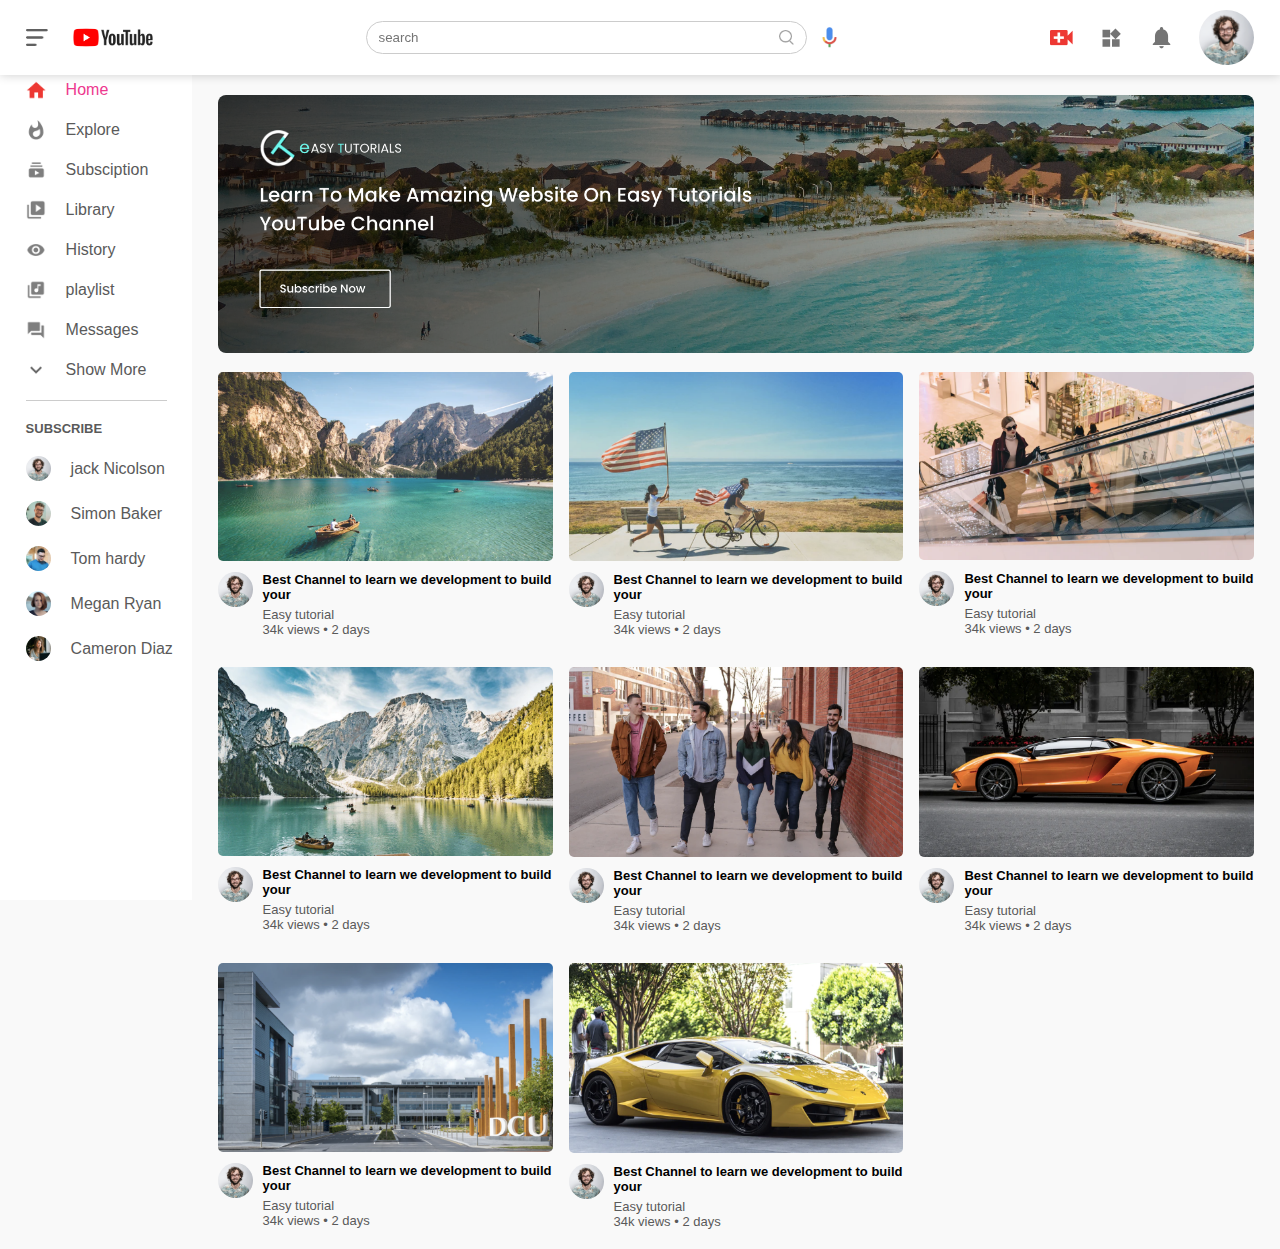
<file: index.html>
<!DOCTYPE html>
<html lang="en">
<head>
    <meta charset="UTF-8">
    <meta name="viewport" content="width=device-width, initial-scale=1.0">
    <title>youtube clone</title>
   <link rel="stylesheet" href="style.css">
</head>
<body>
    
<!--  -->
    <nav class="flex-div">
        <div class="nav-left flex-div">
            <img src="images/menu.png" class="menu-icon">
            <img src="images/logo.png" class="logo">
        </div>

        <!--  -->
        <div class="nav-middle flex-div">
   <div class="search-box flex-div">
        <input type="text" placeholder="search">
        <img src="images/search.png">
   </div>
   <!-- voice -->
<img src="images/voice-search.png" class="mic-icon">
        </div>
        <div class="nav-right flex-div">
            
            <img src="images/upload.png" alt="">
            <img src="images/more.png" alt="">
            <img src="images/notification.png" alt="">
            <img src="images/Jack.png" class="user-icon">
        </div>
    </nav>

    <!-- side bar -->

<div class="sidebar">
<div class="shortcut-links">
    <a href=""><img src="images/home.png"><p>Home</p></a>
    <a href=""><img src="images/explore.png"><p>Explore</p></a>
    <a href=""><img src="images/subscriprion.png"><p>Subsciption</p></a>
    <a href=""><img src="images/library.png"><p>Library</p></a>
    <a href=""><img src="images/history.png"><p>History</p></a>
    <a href=""><img src="images/playlist.png"><p>playlist</p></a>

    <a href=""><img src="images/messages.png"><p>Messages</p></a>
    <a href=""><img src="images/show-more.png"><p>Show More</p></a>

    <hr>
    <div class="subscribe-list">
        <h3>SUBSCRIBE</h3>
        <a href=""><img src="images/Jack.png" ><p>jack Nicolson</p></a>
        <a href=""><img src="images/simon.png" ><p>Simon Baker</p></a>
        <a href=""><img src="images/tom.png" ><p>Tom hardy</p></a>
        <a href=""><img src="images/megan.png" ><p>Megan Ryan</p></a>
        <a href=""><img src="images/cameron.png" ><p>Cameron Diaz</p></a>
    </div>
</div>
</div>

<!-- main -->

<div class="container">
<div class="banner">
    <img src="images/banner.png">
</div>

<div class="list-container">
    <div class="vid-list">
        <a href="playvideo.html"><img src="images/thumbnail1.png" class="thumbnail"></a>
        
        <div class="flex-div">
            <img src="images/Jack.png">
            <div class="vid-info">
                <a href="playvideo.html">Best Channel to learn we development to build your </a>
                <p>Easy tutorial</p>
                <p>34k views &bull; 2 days</p>
            </div>
        </div>
    </div>
    <div class="vid-list">
        <a href=""><img src="images/thumbnail2.png" class="thumbnail"></a>
        
        <div class="flex-div">
            <img src="images/Jack.png">
            <div class="vid-info">
                <a href="">Best Channel to learn we development to build your </a>
                <p>Easy tutorial</p>
                <p>34k views &bull; 2 days</p>
            </div>
        </div>
    </div>
    <div class="vid-list">
        <a href=""><img src="images/thumbnail3.png" class="thumbnail"></a>
        
        <div class="flex-div">
            <img src="images/Jack.png">
            <div class="vid-info">
                <a href="">Best Channel to learn we development to build your </a>
                <p>Easy tutorial</p>
                <p>34k views &bull; 2 days</p>
            </div>
        </div>
    </div>
    <div class="vid-list">
        <a href=""><img src="images/thumbnail4.png" class="thumbnail"></a>
        
        <div class="flex-div">
            <img src="images/Jack.png">
            <div class="vid-info">
                <a href="">Best Channel to learn we development to build your </a>
                <p>Easy tutorial</p>
                <p>34k views &bull; 2 days</p>
            </div>
        </div>
    </div>
    <div class="vid-list">
        <a href=""><img src="images/thumbnail5.png" class="thumbnail"></a>
        
        <div class="flex-div">
            <img src="images/Jack.png">
            <div class="vid-info">
                <a href="">Best Channel to learn we development to build your </a>
                <p>Easy tutorial</p>
                <p>34k views &bull; 2 days</p>
            </div>
        </div>
    </div>
    <div class="vid-list">
        <a href=""><img src="images/thumbnail6.png" class="thumbnail"></a>
        
        <div class="flex-div">
            <img src="images/Jack.png">
            <div class="vid-info">
                <a href="">Best Channel to learn we development to build your </a>
                <p>Easy tutorial</p>
                <p>34k views &bull; 2 days</p>
            </div>
        </div>
    </div>
    <div class="vid-list">
        <a href=""><img src="images/thumbnail7.png" class="thumbnail"></a>
        
        <div class="flex-div">
            <img src="images/Jack.png">
            <div class="vid-info">
                <a href="">Best Channel to learn we development to build your </a>
                <p>Easy tutorial</p>
                <p>34k views &bull; 2 days</p>
            </div>
        </div>
    </div>
    <div class="vid-list">
        <a href=""><img src="images/thumbnail8.png" class="thumbnail"></a>
        
        <div class="flex-div">
            <img src="images/Jack.png">
            <div class="vid-info">
                <a href="">Best Channel to learn we development to build your </a>
                <p>Easy tutorial</p>
                <p>34k views &bull; 2 days</p>
            </div>
        </div>
    </div>
</div>


</div>





<script src="script.js">

</script>

</body>

</html>
</file>
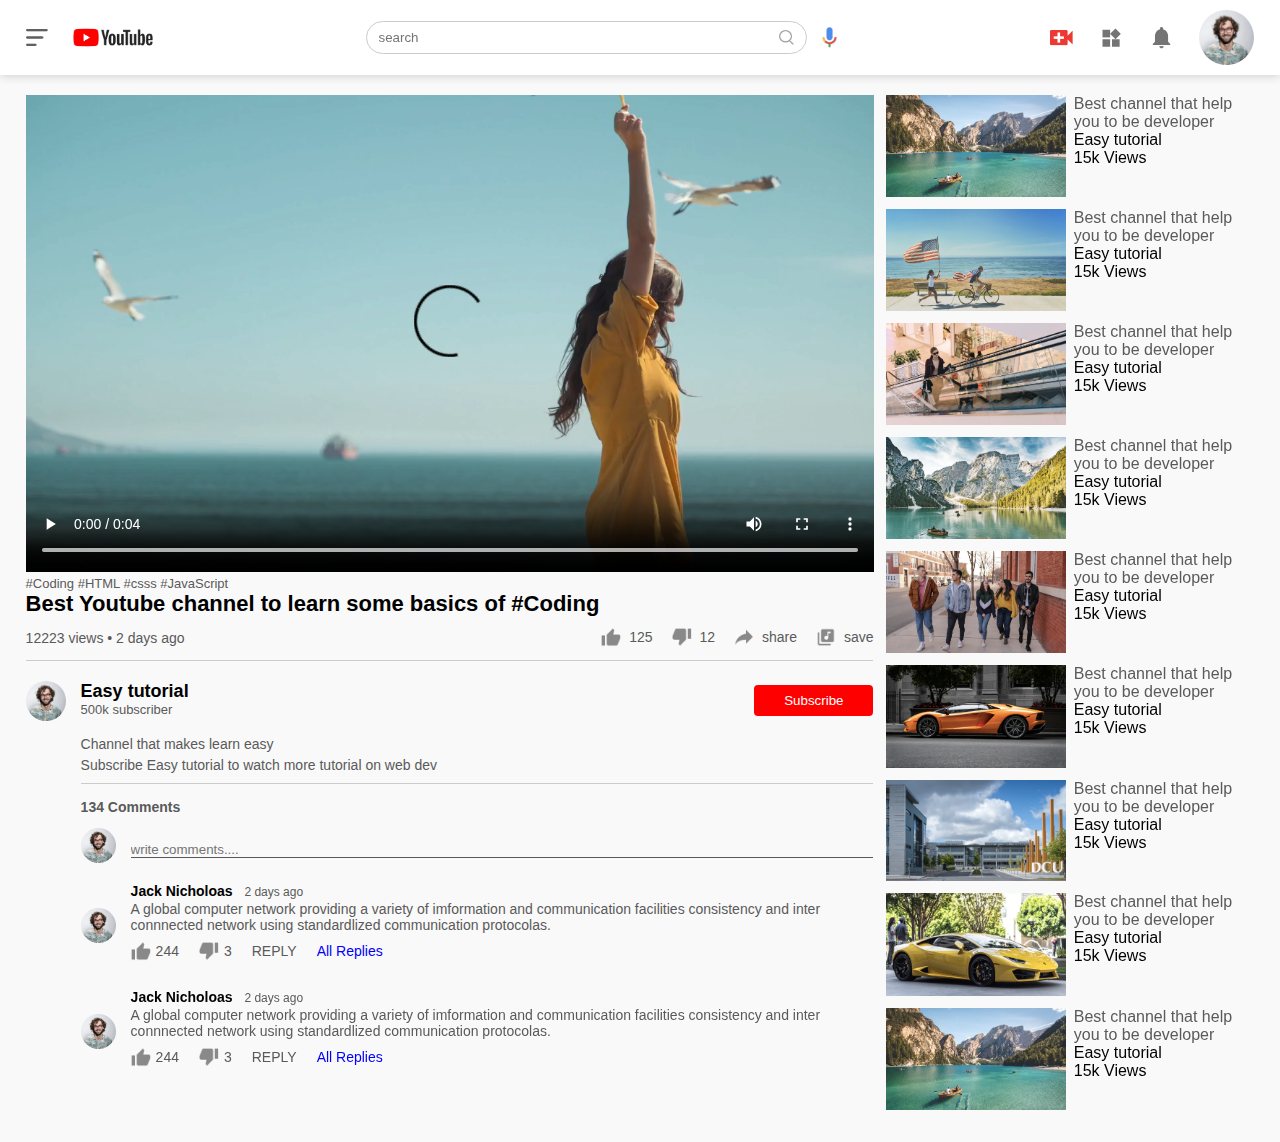
<file: playvideo.html>
<!DOCTYPE html>
<html lang="en">
<head>
    <meta charset="UTF-8">
    <meta name="viewport" content="width=device-width, initial-scale=1.0">
    <title>Play Video</title>
    <link rel="stylesheet" href="style.css">
</head>
<body>
    
    <nav class="flex-div">
        <div class="nav-left flex-div">
            <img src="images/menu.png" class="menu-icon">
            <img src="images/logo.png" class="logo">
        </div>

        <!--  -->
        <div class="nav-middle flex-div">
   <div class="search-box flex-div">
        <input type="text" placeholder="search">
        <img src="images/search.png">
   </div>
   <!-- voice -->
<img src="images/voice-search.png" class="mic-icon">
        </div>
        <div class="nav-right flex-div">
            
            <img src="images/upload.png" alt="">
            <img src="images/more.png" alt="">
            <img src="images/notification.png" alt="">
            <img src="images/Jack.png" class="user-icon">
        </div>
    </nav>


<div class="container play-container">

<div class="row">
    <div class="play-video"> 
        <video controls autoplay>
            <source src="images/video.mp4" type="video/mp4">
        </video>

       <div class="tags">
        <a href="">#Coding</a>  <a href="">#HTML</a>  <a href="">#csss</a> 
         <a href="">#JavaScript</a> 
       </div>
      <h3>Best Youtube channel to learn some basics of #Coding</h3>
<!-- playvideo info -->
  <div class="play-video-info">
    <p>12223 views &bull; 2 days ago</p>
    <div>
        <a href=""><img src="images/like.png">125</a>
        <a href=""><img src="images/dislike.png">12</a>
        <a href=""><img src="images/share.png">share</a>
        <a href=""><img src="images/save.png">save</a>
       

    </div>
  </div>
  <!-- line -->
  <hr>

  <!-- publisher -->
   <div class="publisher">
    <img src="images/Jack.png">
    <div>
        <p>
            Easy tutorial
        </p>
        <span>500k subscriber</span>

    </div>
    <button type="button">Subscribe</button>
   </div>

   <div class="vid-description">
    <p>Channel that makes learn easy </p>
    <p>Subscribe Easy tutorial to watch more tutorial on web dev</p>
    <hr>
 <h4>134 Comments</h4>
<!-- div add comment -->
 <div class="add-comment">
    <img src="images/Jack.png" alt="">
    <input type="text" placeholder="write comments....">
 </div>

 <div class="old-comment">
    <img src="images/Jack.png" alt="">
    <div>
        <h3>Jack Nicholoas <span>2 days ago</span></h3>
        <p>A global computer network providing a variety of imformation and communication
            facilities consistency and inter connnected
            network using standardlized communication protocolas.
        </p>
        <!-- comment action -->
        <div class="comment-action">
            <img src="images/like.png" alt="">
            <span>244</span>
            <img src="images/dislike.png" alt="">
            <span>3</span>
            <span>REPLY</span>
            <a href="">All Replies</a>
        </div>
    </div>
 </div>
 <div class="old-comment">
    <img src="images/Jack.png" alt="">
    <div>
        <h3>Jack Nicholoas <span>2 days ago</span></h3>
        <p>A global computer network providing a variety of imformation and communication
            facilities consistency and inter connnected
            network using standardlized communication protocolas.
        </p>
        <!-- comment action -->
        <div class="comment-action">
            <img src="images/like.png" alt="">
            <span>244</span>
            <img src="images/dislike.png" alt="">
            <span>3</span>
            <span>REPLY</span>
            <a href="">All Replies</a>
        </div>
    </div>
 </div>
 


   </div>

    </div>
    <div class="right-sidebar">

        <div class="side-video-list">
            <a href="" class="small-thumbnail"><img src="images/thumbnail1.png"></a>
            
            <div class="vid-Info">
                <a href="">Best channel that help you to be developer</a>
                <p>Easy tutorial</p>
                <p>15k Views</p>
            </div>
        </div>

        <div class="side-video-list">
            <a href="" class="small-thumbnail"><img src="images/thumbnail2.png"></a>
            
            <div class="vid-Info">
                <a href="">Best channel that help you to be developer</a>
                <p>Easy tutorial</p>
                <p>15k Views</p>
            </div>
        </div>

        <div class="side-video-list">
            <a href="" class="small-thumbnail"><img src="images/thumbnail3.png"></a>
            
            <div class="vid-Info">
                <a href="">Best channel that help you to be developer</a>
                <p>Easy tutorial</p>
                <p>15k Views</p>
            </div>
        </div>

        <div class="side-video-list">
            <a href="" class="small-thumbnail"><img src="images/thumbnail4.png"></a>
            
            <div class="vid-Info">
                <a href="">Best channel that help you to be developer</a>
                <p>Easy tutorial</p>
                <p>15k Views</p>
            </div>
        </div>

        <div class="side-video-list">
            <a href="" class="small-thumbnail"><img src="images/thumbnail5.png"></a>
            
            <div class="vid-Info">
                <a href="">Best channel that help you to be developer</a>
                <p>Easy tutorial</p>
                <p>15k Views</p>
            </div>
        </div>

        <div class="side-video-list">
            <a href="" class="small-thumbnail"><img src="images/thumbnail6.png"></a>
            
            <div class="vid-Info">
                <a href="">Best channel that help you to be developer</a>
                <p>Easy tutorial</p>
                <p>15k Views</p>
            </div>
        </div>

        <div class="side-video-list">
            <a href="" class="small-thumbnail"><img src="images/thumbnail7.png"></a>
            
            <div class="vid-Info">
                <a href="">Best channel that help you to be developer</a>
                <p>Easy tutorial</p>
                <p>15k Views</p>
            </div>
        </div>
        <div class="side-video-list">
            <a href="" class="small-thumbnail"><img src="images/thumbnail8.png"></a>
            
            <div class="vid-Info">
                <a href="">Best channel that help you to be developer</a>
                <p>Easy tutorial</p>
                <p>15k Views</p>
            </div>
        </div>
        <div class="side-video-list">
            <a href="" class="small-thumbnail"><img src="images/thumbnail1.png"></a>
            
            <div class="vid-Info">
                <a href="">Best channel that help you to be developer</a>
                <p>Easy tutorial</p>
                <p>15k Views</p>
            </div>
        </div>





    </div>
</div>
</div>






</body>
</html>
</file>
<file: style.css>
*{
    margin: 0;
    padding: 0;
    font-family: 'poppins', sans-serif;
    box-sizing: border-box;
}

a{
    text-decoration: none;
    color: #5a5a5a;
}

img{
    cursor: pointer;
}
.flex-div{
    display: flex;
    align-items: center;

}
nav{
    padding: 10px 2%;
    justify-content: space-between;
    box-shadow: 0 0 10px rgba(0, 0, 0, 0.2);
    background: #fff;
    position: sticky;
    top: 0;
    z-index: 10;
}

.nav-right img{
width: 25px;
margin-right: 25px;
}


.nav-right .user-icon{
    width: 55px;
border-radius: 50%;
margin-right: 0;

}


.nav-left .menu-icon{
width: 22px;
margin-right: 25px;
}

.nav-left .logo{
    width: 80px;
    border-radius: 30%;
    
}
.nav-left .icon{

    width: 130px;

}
/* nav middle */

.nav-middle .mic-icon{
    width: 15px;
}

.nav-middle .search-box{
    border: 1px solid #ccc;
    margin-right: 15px;
    padding: 8px 12px;
border-radius: 25px;
}
.nav-middle .search-box input{
    width: 400px;
    border: 0;
    outline: 0;
    background: transparent;
}
.nav-middle .search-box img{
    width: 15px;
}

/* side-bar */
.sidebar{
    background: #fff;
    width: 15%;
    height: 100vh;
    position: fixed;
    top: 0;
    padding-left: 2%;
    padding-top: 80px;

}
.shortcut-links a img{
    width: 20px;
    margin-right: 20px;
}
.shortcut-links a{
    display: flex;
    align-items: center;
    margin-bottom: 20px;
    width: fit-content;
    flex-wrap: wrap;
}

.shortcut-links a:first-child{
    color: #ed388e;
}

.sidebar hr{
    border: 0;
    height: 1px;
    background: #ccc;
    width: 85%;
}
.subscribe-list h3{
    font-size: 13px;
    margin: 20px 0;
    color: #5a5a5a;

}
.subscribe-list a{
    display: flex;
    align-items: center;
    margin-bottom: 20px;
    width: fit-content;
    flex-wrap: wrap;
}
.subscribe-list a img{
    width: 25px;
    border-radius: 50%;
    margin-right: 20px;
}
.small-sidebar{
    width: 5%;

}
.small-sidebar a p{
    display: none;


}

.small-sidebar h3{
    display: none;
}
.small-sidebar hr{
    width: 50%;
    margin-bottom: 25px ;
}
/* main */
.container{
    background: #f9f9f9;
    padding-left: 17%;
    padding-right: 2%;
    padding-top: 20px;
    padding-bottom: 20px;
}
.large-container{
    padding-left: 7%;

}





.banner{
    width: 100%;
}
.banner img{
    width: 100%;
    border-radius: 8px;

}

.list-container{
    display: grid;
    grid-template-columns: repeat(auto-fit, minmax(250px, 1fr));
    grid-column-gap: 16px;
    grid-row-gap: 30px;
    margin-top: 15px;
}
.vid-list .thumbnail{
    width: 100%;
    border-radius: 5px;
}
.vid-list .flex-div{
    align-items: flex-start;
    margin-top: 7px;
}

.vid-list .flex-div img{
    width: 35px;
    margin-right: 10px;
    border-radius: 50%;
}

.vid-info{
    color: #5a5a5a;
    font-size: 13px;
}
.vid-info a{
    color: #000;
    font-weight: 600;
    display: block;
    margin-bottom: 5px;
}
/* media */
@media (max-width: 900px) {
    .menu-icon{
        display: none;
    }
    .sidebar{
        display: none;
    }
    .container, .large-container{
        padding-left: 5%;
        padding-right: 5%;

    }
    .nav-right img{
        display: none;

    }
    .nav-right .user-icon{
        display: block;
        width: 30px;

    }
    .nav-middle .search-box input{
        width: 100px;

    }
    .nav-middle .mic-icon{
        display: none;

    }
    .logo{
        width: 90px;
    }
}



/* play video page */

.play-container{
    padding-left: 2%;
}

.row{
    display: flex;
    justify-content: space-between;
    flex-wrap: wrap;
}
.play-video{
    flex-basis: 69%;
}

.right-sidebar{
    flex-basis: 30%;
}
.play-video video{
    width: 100%;
}

.side-video-list{
    display: flex;
    justify-content: space-between;
    margin-bottom: 8px;
}
/* thumnail image or a video title */
.side-video-list img{
    width: 100%;
}
.side-video-list .small-thumbnail{
    flex-basis: 49%;
}

.side-video-list .vid-Info{
    flex-basis: 49%;
}

/* play-video */

.play-video .tags{
    color: #0000ff;
    font-size: 13px;
}
.play-video h3{
    font-weight: 600;
    font-size: 22px;

}
/*  play-video-info*/
.play-video .play-video-info{
    display: flex;
    align-items: center;
    justify-content: space-between;
    flex-wrap: wrap;
    margin-top: 10px;
    font-size: 14px;
    color: #5a5a5a;
}

.play-video .play-video-info a img{
    width: 20px;
    margin-right: 8px;
}


.play-video .play-video-info a{
    display: inline-flex;
    align-items: center;
    margin-left: 15px;
}


.play-video hr{
    border: 0;
    height: 1px;
    background: #ccc;
    margin: 10px 0; 
}
.publisher{
    display: flex;
align-items: center;
margin-top: 20px;
}
.publisher div{
    flex: 1;
    line-height: 18px;

}
.publisher img{
    width: 40px;
    border-radius: 50%;
    margin-right: 15px;
}
.publisher div p{
    color: #000;
    font-weight: 600;
    font-size: 18px;

}
.publisher div span{
    font-size: 13px;
    color: #5a5a5a;

}

.publisher button{
    background: red;
    color: #fff;
    padding: 8px 30px;
    border: 0;
    outline: 0;
    border-radius: 4px;
    cursor: pointer;
}
/* vid-description */
.vid-description{
    padding-left: 55px;
    margin: 15px 0;

}
.vid-description p{
    font-size: 14px;
    margin-bottom: 5px;
    color: #5a5a5a;
}
.vid-description h4{
    font-size: 14px;
    color: #5a5a5a;
    margin-top: 15px;
}
.add-comment{
    display: flex;
    align-items: center;
    margin: 13px 0;
}
.add-comment img{
    width: 35px;
    border-radius: 50%;
    margin-right: 15px;
}

.add-comment input{
    border: 0;
    outline: 0;
    border-bottom: 1px solid #5a5a5a;
    width: 100%;
    padding-top: 10px;
    background: transparent;
}
/* old-comment */
.old-comment{
    display: flex;
    align-items: center;
    margin: 20px 0;

}
.old-comment img{
    width: 35px;
    border-radius: 50%;
    margin-right: 15px;
}
.old-comment h3{
    font-size: 14px;
    margin-bottom: 2px;

}
.old-comment h3 span{
    font-size: 12px;
    color: #5a5a5a;
    font-weight: 500;
    margin-left: 8px;
}
.old-comment .comment-action{
    display: flex;
    align-items: center;
    margin: 8px 0;
    font-size: 14px;
}
.old-comment .comment-action img{
    border-radius: 0;
    width: 20px;
    margin-right: 5px;

}
.old-comment .comment-action span{
    margin-right: 20px;
    color: #5a5a5a;

}
.old-comment .comment-action a{
    color: #0000ff;
}

@media(max-width:900px){
    .play-video{
        flex-basis: 100%;
    }
    .right-sidebar{
        flex-basis: 100%;
    }
    .play-container{
        padding-left: 5%;
    }
    .vid-description{
        padding-left: 0;

    }
    .play-video .play-video-info a{
        margin-left: 0;
        margin-right: 15px;
        margin-top: 15px;
    }
}
</file>
